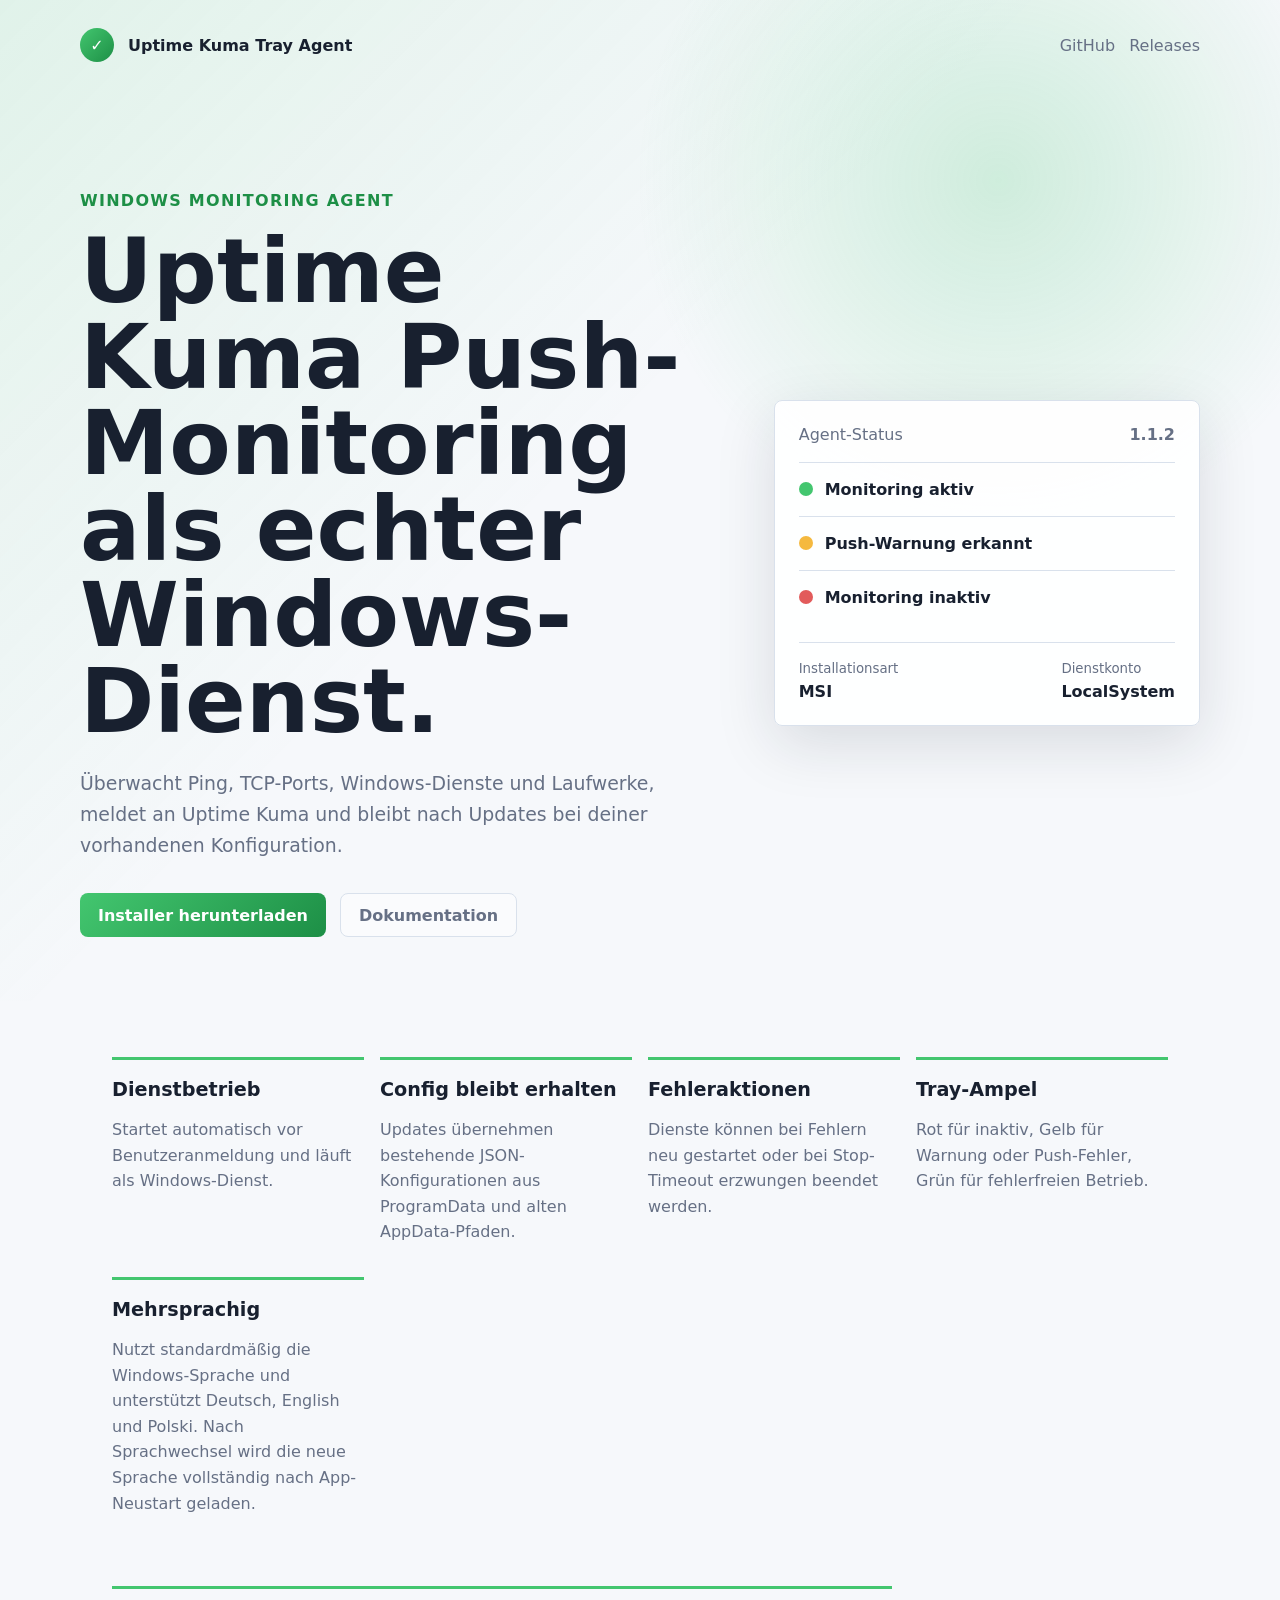
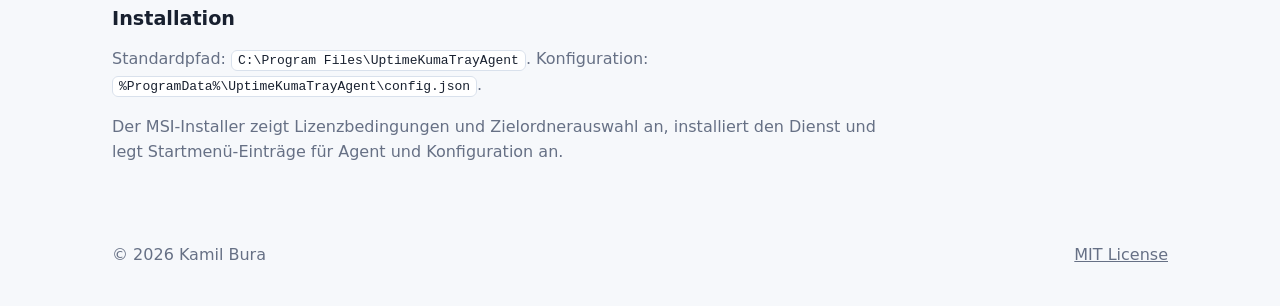
<file: docs/index.html>
<!doctype html>
<html lang="de">
<head>
  <meta charset="utf-8">
  <meta name="viewport" content="width=device-width, initial-scale=1">
  <title>Uptime Kuma Tray Agent</title>
  <meta name="description" content="Windows Agent für Uptime Kuma Push-Monitore mit Dienstbetrieb, Checks, Neustart-Aktionen und MSI-Installer.">
  <link rel="stylesheet" href="styles.css">
</head>
<body>
  <header class="hero">
    <nav class="nav">
      <div class="brand">
        <span class="brand-mark">✓</span>
        <span>Uptime Kuma Tray Agent</span>
      </div>
      <div class="links">
        <a href="https://github.com/yourShika/uptimekuma-agent">GitHub</a>
        <a href="https://github.com/yourShika/uptimekuma-agent/releases">Releases</a>
      </div>
    </nav>

    <section class="hero-grid">
      <div>
        <p class="eyebrow">Windows Monitoring Agent</p>
        <h1>Uptime Kuma Push-Monitoring als echter Windows-Dienst.</h1>
        <p class="lead">
          Überwacht Ping, TCP-Ports, Windows-Dienste und Laufwerke, meldet an Uptime Kuma
          und bleibt nach Updates bei deiner vorhandenen Konfiguration.
        </p>
        <div class="actions">
          <a class="primary" href="https://github.com/yourShika/uptimekuma-agent/releases/latest">Installer herunterladen</a>
          <a class="secondary" href="https://github.com/yourShika/uptimekuma-agent#readme">Dokumentation</a>
        </div>
      </div>

      <div class="status-panel" aria-label="Statusvorschau">
        <div class="panel-header">
          <span>Agent-Status</span>
          <strong>1.1.2</strong>
        </div>
        <div class="status ok"><span></span> Monitoring aktiv</div>
        <div class="status warn"><span></span> Push-Warnung erkannt</div>
        <div class="status down"><span></span> Monitoring inaktiv</div>
        <div class="metric-row">
          <div><small>Installationsart</small><strong>MSI</strong></div>
          <div><small>Dienstkonto</small><strong>LocalSystem</strong></div>
        </div>
      </div>
    </section>
  </header>

  <main>
    <section class="features">
      <article>
        <h2>Dienstbetrieb</h2>
        <p>Startet automatisch vor Benutzeranmeldung und läuft als Windows-Dienst.</p>
      </article>
      <article>
        <h2>Config bleibt erhalten</h2>
        <p>Updates übernehmen bestehende JSON-Konfigurationen aus ProgramData und alten AppData-Pfaden.</p>
      </article>
      <article>
        <h2>Fehleraktionen</h2>
        <p>Dienste können bei Fehlern neu gestartet oder bei Stop-Timeout erzwungen beendet werden.</p>
      </article>
      <article>
        <h2>Tray-Ampel</h2>
        <p>Rot für inaktiv, Gelb für Warnung oder Push-Fehler, Grün für fehlerfreien Betrieb.</p>
      </article>
      <article>
        <h2>Mehrsprachig</h2>
        <p>Nutzt standardmäßig die Windows-Sprache und unterstützt Deutsch, English und Polski. Nach Sprachwechsel wird die neue Sprache vollständig nach App-Neustart geladen.</p>
      </article>
    </section>

    <section class="install">
      <h2>Installation</h2>
      <p>
        Standardpfad: <code>C:\Program Files\UptimeKumaTrayAgent</code>.
        Konfiguration: <code>%ProgramData%\UptimeKumaTrayAgent\config.json</code>.
      </p>
      <p>
        Der MSI-Installer zeigt Lizenzbedingungen und Zielordnerauswahl an, installiert den Dienst
        und legt Startmenü-Einträge für Agent und Konfiguration an.
      </p>
    </section>
  </main>

  <footer>
    <span>© 2026 Kamil Bura</span>
    <a href="https://github.com/yourShika/uptimekuma-agent/blob/main/LICENSE">MIT License</a>
  </footer>
</body>
</html>
</file>
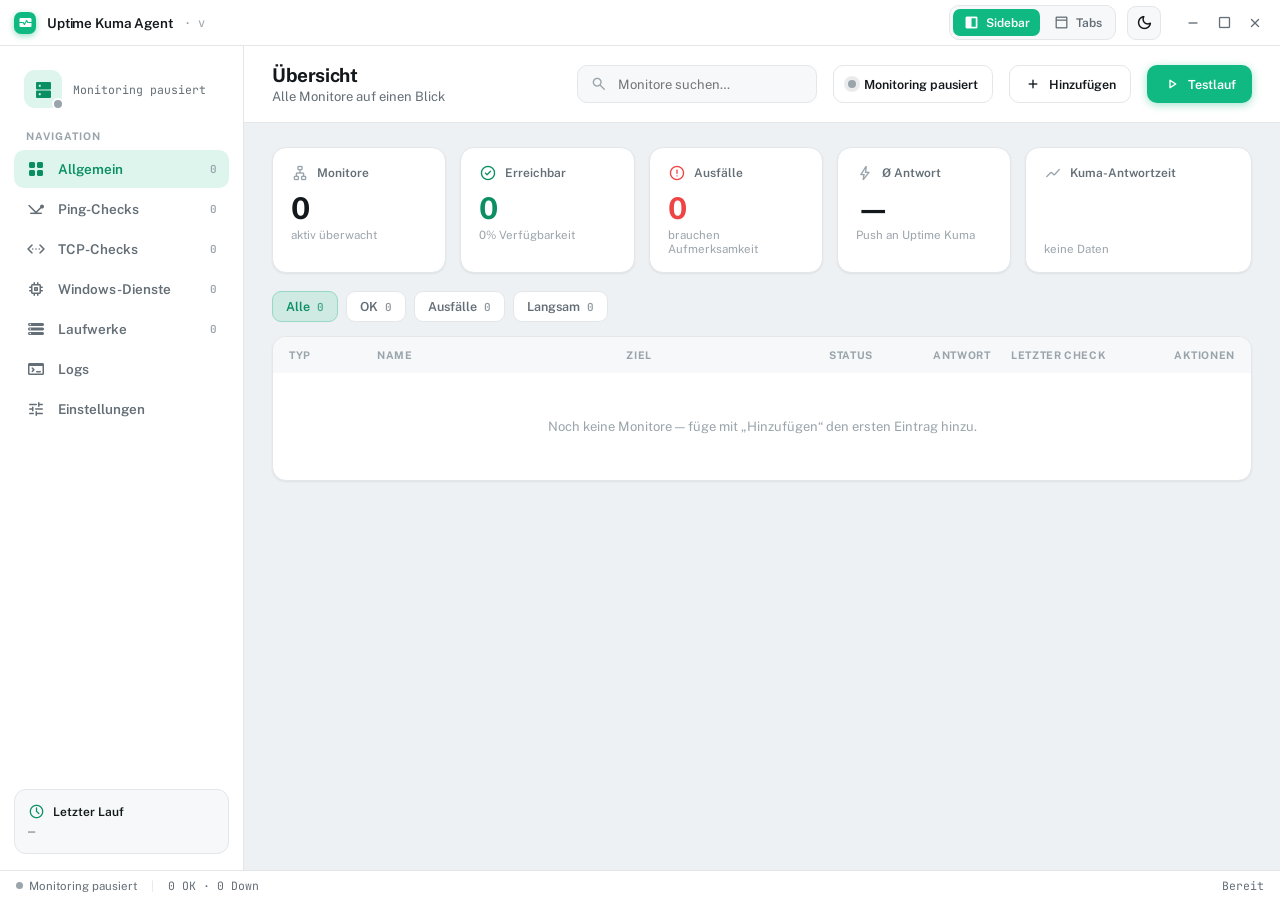
<file: src/Assets/UptimeKumaAgentDashboard.html>
<!DOCTYPE html>
<html><head>
<meta charset="utf-8">
<meta name="viewport" content="width=device-width, initial-scale=1">
<style>@font-face{font-family:'Material Symbols Rounded';font-style:normal;font-weight:400;src:url([data-uri]) format('woff2')}
@font-face{font-family:'Public Sans';font-style:normal;font-weight:100 900;font-display:swap;src:url([data-uri]) format('woff2');unicode-range:U+0000-00FF,U+0131,U+0152-0153,U+2000-206F,U+20AC,U+2122,U+2212}
@font-face{font-family:'Public Sans';font-style:normal;font-weight:100 900;font-display:swap;src:url([data-uri]) format('woff2');unicode-range:U+0100-02BA,U+1E00-1E9F,U+2020,U+2C60-2C7F,U+A720-A7FF}
@font-face{font-family:'JetBrains Mono';font-style:normal;font-weight:100 800;font-display:swap;src:url([data-uri]) format('woff2')}</style>
<style>
*{box-sizing:border-box}
html,body{margin:0;height:100%}
body{background:#0c0f12;font-family:'Public Sans',system-ui,sans-serif;-webkit-font-smoothing:antialiased;overflow:hidden;user-select:none}
:root{--bg:#eef1f3;--surface:#ffffff;--surface-2:#f6f8f9;--border:#e3e7ea;--text:#13181c;--muted:#646e76;--faint:#9aa4ab;--accent:#10b981;--accent-ink:#0a8f63;--accent-soft:#e6f6ef;--down:#ef4444;--warn:#f59e0b;--paused:#9aa4ab;--shadow:rgba(15,23,30,.07)}
[data-theme="dark"]{--bg:#0b0e11;--surface:#15191d;--surface-2:#1a2025;--border:#272e34;--text:#e6eaed;--muted:#9aa3aa;--faint:#5d666d;--accent-ink:#34d399;--accent-soft:#10271f;--down:#f87171;--warn:#fbbf24;--paused:#5d666d;--shadow:rgba(0,0,0,.5)}
.ms{font-family:'Material Symbols Rounded';font-weight:400;font-style:normal;line-height:1;letter-spacing:normal;text-transform:none;white-space:nowrap;-webkit-font-feature-settings:'liga';-webkit-font-smoothing:antialiased;display:inline-block}
::-webkit-scrollbar{width:11px;height:11px}
::-webkit-scrollbar-thumb{background:var(--border);border-radius:8px;border:3px solid transparent;background-clip:content-box}
::-webkit-scrollbar-thumb:hover{background:var(--faint);background-clip:content-box}
input,select,button,textarea{font-family:inherit}
input:focus,select:focus,textarea:focus{outline:none;border-color:var(--accent)!important;box-shadow:0 0 0 3px color-mix(in srgb,var(--accent) 22%,transparent)}
button{font:inherit}
.rz{position:fixed;z-index:9000}
.rz-t{top:0;left:8px;right:8px;height:5px;cursor:ns-resize}.rz-b{bottom:0;left:8px;right:8px;height:5px;cursor:ns-resize}
.rz-l{left:0;top:8px;bottom:8px;width:5px;cursor:ew-resize}.rz-r{right:0;top:8px;bottom:8px;width:5px;cursor:ew-resize}
.rz-tl{top:0;left:0;width:9px;height:9px;cursor:nwse-resize}.rz-tr{top:0;right:0;width:9px;height:9px;cursor:nesw-resize}
.rz-bl{bottom:0;left:0;width:9px;height:9px;cursor:nesw-resize}.rz-br{bottom:0;right:0;width:9px;height:9px;cursor:nwse-resize}
body.max .rz{display:none}
.winbtn{width:30px;height:30px;display:flex;align-items:center;justify-content:center;border-radius:7px;border:0;background:transparent;color:var(--muted);cursor:pointer;transition:background .16s ease,color .16s ease}
.winbtn:hover{background:var(--surface-2);color:var(--text)}
.winbtn.cl:hover{background:var(--down);color:#fff}
.rowact{display:flex;gap:4px;justify-content:flex-end;opacity:0;transform:translateX(4px);transition:opacity .18s ease,transform .18s ease}
.trow{transition:background .16s ease,opacity .16s ease}
.trow:hover .rowact{opacity:1;transform:translateX(0)}
.trow:hover{background:var(--surface-2)}
.iconbtn{width:28px;height:28px;display:flex;align-items:center;justify-content:center;border:1px solid var(--border);border-radius:8px;background:var(--surface);color:var(--muted);cursor:pointer;transition:color .16s ease,border-color .16s ease,background .16s ease,transform .1s ease}
.iconbtn:hover{color:var(--text);border-color:var(--faint)}
.iconbtn:active{transform:scale(.92)}
.iconbtn.dz:hover{color:var(--down);border-color:var(--down)}
.navbtn{transition:background .16s ease,color .16s ease,filter .16s ease}
.navbtn:hover{filter:brightness(1.04)}
.btnp,.btns{transition:filter .16s ease,transform .1s ease,box-shadow .16s ease}
.btnp:hover,.btns:hover{filter:brightness(1.05)}
.btnp:active,.btns:active{transform:translateY(1px)}
@keyframes ovIn{from{opacity:0}to{opacity:1}}
@keyframes modalIn{from{opacity:0;transform:translateY(10px) scale(.985)}to{opacity:1;transform:none}}
@keyframes fadeUp{from{opacity:0;transform:translateY(6px)}to{opacity:1;transform:none}}
#scroller.sect-change>*{animation:fadeUp .22s ease both}
.ov{position:fixed;inset:0;background:rgba(0,0,0,.5);display:none;align-items:center;justify-content:center;z-index:10000;padding:24px}
.ov.show{display:flex;animation:ovIn .18s ease}
.modal{background:var(--surface);border:1px solid var(--border);border-radius:16px;width:580px;max-width:100%;max-height:92vh;display:flex;flex-direction:column;box-shadow:0 24px 60px rgba(0,0,0,.4);animation:modalIn .2s cubic-bezier(.2,.8,.25,1)}
.modal .mh{display:flex;align-items:center;justify-content:space-between;padding:18px 22px;border-bottom:1px solid var(--border)}
.modal .mb{padding:18px 22px;overflow:auto}
.modal .mf{display:flex;justify-content:flex-end;gap:10px;padding:16px 22px;border-top:1px solid var(--border)}
.fld{display:flex;flex-direction:column;gap:6px;margin-bottom:13px}
.fld>span{font-size:10.5px;font-weight:700;letter-spacing:.04em;text-transform:uppercase;color:var(--faint)}
.fld input,.fld select,.fld textarea{height:38px;padding:0 12px;border:1px solid var(--border);border-radius:10px;background:var(--surface-2);color:var(--text);font-size:13px}
.fld textarea{height:auto;padding:9px 12px;min-height:54px;resize:vertical;font-family:inherit}
.fld.mono input{font-family:'JetBrains Mono',monospace;font-size:12.5px}
.g2{display:grid;grid-template-columns:1fr 1fr;gap:13px}
.hidden{display:none!important}
.tg{display:flex;align-items:center;justify-content:space-between;gap:12px;padding:11px 13px;border:1px solid var(--border);border-radius:11px;background:var(--surface-2);cursor:pointer;text-align:left;width:100%}
.tgk{width:38px;height:22px;border-radius:999px;position:relative;flex:0 0 auto;transition:background .15s}
.tgk>i{position:absolute;top:2px;width:18px;height:18px;border-radius:50%;background:#fff;box-shadow:0 1px 2px rgba(0,0,0,.35);transition:left .15s}
.btnp{display:flex;align-items:center;gap:7px;height:40px;padding:0 18px;border:0;border-radius:10px;background:var(--accent);color:#fff;cursor:pointer;font-size:13px;font-weight:600;box-shadow:0 2px 8px color-mix(in srgb,var(--accent) 40%,transparent)}
.btns{display:flex;align-items:center;gap:7px;height:40px;padding:0 16px;border:1px solid var(--border);border-radius:10px;background:var(--surface);color:var(--text);cursor:pointer;font-size:13px;font-weight:600}
#toast{position:fixed;bottom:42px;left:50%;transform:translateX(-50%) translateY(16px);background:var(--surface);border:1px solid var(--border);color:var(--text);padding:11px 18px;border-radius:11px;font-size:13px;font-weight:600;box-shadow:0 12px 40px rgba(0,0,0,.4);opacity:0;pointer-events:none;transition:all .22s;z-index:11000;display:flex;align-items:center;gap:9px}
#toast.show{opacity:1;transform:translateX(-50%) translateY(0)}
#toast.err{border-color:var(--down)}#toast.err .ms{color:var(--down)}#toast.ok .ms{color:var(--accent-ink)}
</style>
</head>
<body>
<div class="rz rz-t" data-edge="top"></div><div class="rz rz-b" data-edge="bottom"></div>
<div class="rz rz-l" data-edge="left"></div><div class="rz rz-r" data-edge="right"></div>
<div class="rz rz-tl" data-edge="topleft"></div><div class="rz rz-tr" data-edge="topright"></div>
<div class="rz rz-bl" data-edge="bottomleft"></div><div class="rz rz-br" data-edge="bottomright"></div>
<div id="root"></div>
<div id="toast"></div>
<script>const ICONS={"monitor_heart":"\ue000","side_navigation":"\ue001","toolbar":"\ue002","light_mode":"\ue003","dark_mode":"\ue004","remove":"\ue005","crop_square":"\ue006","close":"\ue007","dns":"\ue008","schedule":"\ue009","search":"\ue00a","play_arrow":"\ue00b","grid_view":"\ue00c","network_ping":"\ue00d","settings_ethernet":"\ue00e","memory":"\ue00f","terminal":"\ue010","tune":"\ue011","security":"\ue012","save":"\ue013","folder_open":"\ue014","lan":"\ue015","check_circle":"\ue016","error":"\ue017","bolt":"\ue018","show_chart":"\ue019","report":"\ue01a","add":"\ue01b","edit":"\ue01c","delete":"\ue01d","science":"\ue01e","refresh":"\ue01f","storage":"\ue020","hard_drive":"\ue021","expand_more":"\ue022","check":"\ue023","info":"\ue024","warning":"\ue025","sync":"\ue026","restart_alt":"\ue027","visibility":"\ue028","visibility_off":"\ue029","content_copy":"\ue02a","power_settings_new":"\ue02b","play_circle":"\ue02c","pause_circle":"\ue02d","system_update_alt":"\ue02e","download":"\ue02f","more_vert":"\ue030","do_not_disturb_on":"\ue031","open_in_new":"\ue032","tab":"\ue033","apps":"\ue034","arrow_back":"\ue035"};</script>
<script>
"use strict";
(function(){
const post=m=>{try{window.chrome&&window.chrome.webview&&window.chrome.webview.postMessage(m);}catch(e){}};
const cmd=(name,extra)=>post(Object.assign({type:"command",name:name},extra||{}));
const E=s=>String(s==null?"":s).replace(/[&<>"']/g,c=>({"&":"&amp;","<":"&lt;",">":"&gt;",'"':"&quot;","'":"&#39;"}[c]));
const ic=(n,sz,extra)=>`<span class="ms" style="font-size:${sz||18}px;${extra||""}">${ICONS[n]||""}</span>`;

let S={monitors:[],kpi:{},settings:{},watchdog:{},logs:[],spark:[]};
let ui={layout:localStorage.getItem("uk_layout")||"sidebar",section:localStorage.getItem("uk_section")||"allgemein",query:"",filter:"all"};
let svcCache=null;

const TYPES={ping:{label:"Ping",icon:"network_ping"},tcp:{label:"TCP",icon:"settings_ethernet"},service:{label:"Dienst",icon:"memory"},drive:{label:"Laufwerk",icon:"storage"}};
const NAV=[["allgemein","Allgemein","grid_view"],["ping","Ping-Checks","network_ping"],["tcp","TCP-Checks","settings_ethernet"],["service","Windows-Dienste","memory"],["drive","Laufwerke","storage"],["logs","Logs","terminal"],["settings","Einstellungen","tune"]];
const TITLES={allgemein:["Übersicht","Alle Monitore auf einen Blick"],ping:["Ping-Checks","Erreichbarkeit lokaler Hosts"],tcp:["TCP-Checks","Offene Ports & Endpunkte"],service:["Windows-Dienste","Status der überwachten Dienste"],drive:["Laufwerke","Speicherplatz & Verfügbarkeit"],logs:["Logs","Ereignisprotokoll des Agents"],settings:["Einstellungen","Globale Konfiguration & Watchdog"]};
const SECT={up:{txt:"OK",dot:"var(--accent)",soft:"color-mix(in srgb,var(--accent) 14%,transparent)",fg:"var(--accent-ink)"},down:{txt:"Down",dot:"var(--down)",soft:"color-mix(in srgb,var(--down) 14%,transparent)",fg:"var(--down)"},warning:{txt:"Langsam",dot:"var(--warn)",soft:"color-mix(in srgb,var(--warn) 16%,transparent)",fg:"var(--warn)"},unknown:{txt:"Unbekannt",dot:"var(--faint)",soft:"color-mix(in srgb,var(--faint) 14%,transparent)",fg:"var(--muted)"},disabled:{txt:"Aus",dot:"var(--paused)",soft:"color-mix(in srgb,var(--paused) 14%,transparent)",fg:"var(--muted)"}};

function theme(){return S.theme==="dark"?"dark":"light";}
function monActive(){return !!S.monitoringActive;}
function monDot(){return monActive()?"var(--accent)":"var(--paused)";}
function monLabel(){return monActive()?"Monitoring aktiv":"Monitoring pausiert";}

function sectionList(){
  const sec=ui.section;
  let list=S.monitors||[];
  if(sec==="ping")list=list.filter(m=>m.type==="ping");
  else if(sec==="tcp")list=list.filter(m=>m.type==="tcp");
  else if(sec==="service")list=list.filter(m=>m.type==="service");
  else if(sec==="drive")list=list.filter(m=>m.type==="drive");
  const q=ui.query.trim().toLowerCase();
  if(q)list=list.filter(m=>(m.name||"").toLowerCase().includes(q)||(m.target||"").toLowerCase().includes(q)||(m.lastError||"").toLowerCase().includes(q));
  if(sec==="allgemein"&&ui.filter!=="all")list=list.filter(m=>m.state===ui.filter);
  return list;
}

let lastSection=null;
function render(){
  document.documentElement.setAttribute("data-theme",theme());
  const root=document.getElementById("root");
  const sec=ui.section,k=S.kpi||{};
  // Preserve the scroll position across re-renders of the same section so live updates
  // (e.g. new log lines) don't yank the view back to the top.
  const prevScroller=document.getElementById("scroller");
  const prevScroll=prevScroller?prevScroller.scrollTop:0;
  const sectionChanged=lastSection!==sec;
  const accentSoft="color-mix(in srgb,var(--accent) 14%,transparent)";
  const navCount=t=>(S.monitors||[]).filter(m=>m.type===t).length;
  const counts={allgemein:(S.monitors||[]).length,ping:navCount("ping"),tcp:navCount("tcp"),service:navCount("service"),drive:navCount("drive"),logs:"",settings:""};

  // nav buttons
  const navBtns=(mode)=>NAV.map(([id,label,icon])=>{
    const a=id===sec,fill=a?1:0;
    if(mode==="side")return `<button class="navbtn" data-nav="${id}" style="display:flex;align-items:center;gap:12px;width:100%;padding:9px 12px;margin-bottom:2px;border:0;border-radius:10px;cursor:pointer;font-size:13.5px;font-weight:600;text-align:left;background:${a?'var(--accent-soft)':'transparent'};color:${a?'var(--accent-ink)':'var(--muted)'}">${ic(icon,20,"font-variation-settings:'FILL' "+fill)}<span style="flex:1">${label}</span><span style="font-size:11px;font-family:'JetBrains Mono',monospace;color:var(--faint)">${counts[id]}</span></button>`;
    return `<button class="navbtn" data-nav="${id}" style="display:flex;align-items:center;gap:8px;padding:14px 14px 12px;border:0;border-bottom:2px solid ${a?'var(--accent)':'transparent'};background:none;cursor:pointer;font-size:13.5px;font-weight:600;color:${a?'var(--text)':'var(--muted)'};white-space:nowrap">${ic(icon,19,"font-variation-settings:'FILL' "+fill)}${label}</button>`;
  }).join("");

  let body="";
  if(sec==="logs")body=renderLogs();
  else if(sec==="settings")body=renderSettings();
  else body=renderMonitors(sec,k);

  root.innerHTML=`
  <div style="--accent-soft:${accentSoft};position:fixed;inset:0;display:flex;flex-direction:column;background:var(--bg);color:var(--text);font-size:14px">
    <div id="titlebar" style="height:46px;flex:0 0 46px;display:flex;align-items:center;gap:11px;padding:0 10px 0 14px;background:var(--surface);border-bottom:1px solid var(--border);z-index:5">
      <span style="width:22px;height:22px;border-radius:7px;background:var(--accent);display:flex;align-items:center;justify-content:center;color:#fff;box-shadow:0 2px 6px color-mix(in srgb,var(--accent) 45%,transparent)">${ic("monitor_heart",15,"font-variation-settings:'FILL' 1")}</span>
      <span style="font-size:13.5px;font-weight:600;letter-spacing:-.01em">Uptime Kuma Agent</span>
      <span style="font-size:12px;color:var(--faint);font-family:'JetBrains Mono',monospace">${E(S.machineName||"")} · v${E(S.version||"")}</span>
      <div style="flex:1"></div>
      <div data-nodrag style="display:flex;gap:3px;background:var(--surface-2);border:1px solid var(--border);border-radius:10px;padding:3px">
        <button data-layout="sidebar" title="Sidebar-Layout" style="display:flex;align-items:center;gap:6px;border:0;border-radius:7px;padding:5px 10px;cursor:pointer;font-size:12px;font-weight:600;background:${ui.layout==='sidebar'?'var(--accent)':'transparent'};color:${ui.layout==='sidebar'?'#fff':'var(--muted)'}">${ic("side_navigation",17)}Sidebar</button>
        <button data-layout="topbar" title="Tab-Layout" style="display:flex;align-items:center;gap:6px;border:0;border-radius:7px;padding:5px 10px;cursor:pointer;font-size:12px;font-weight:600;background:${ui.layout==='topbar'?'var(--accent)':'transparent'};color:${ui.layout==='topbar'?'#fff':'var(--muted)'}">${ic("toolbar",17)}Tabs</button>
      </div>
      <button data-nodrag id="btnTheme" title="Light / Dark" style="width:34px;height:34px;display:flex;align-items:center;justify-content:center;border:1px solid var(--border);border-radius:9px;background:var(--surface-2);color:var(--text);cursor:pointer">${ic(theme()==='dark'?'light_mode':'dark_mode',19)}</button>
      <div data-nodrag style="display:flex;align-items:center;gap:1px;margin-left:6px">
        <button class="winbtn" id="btnMin" title="Minimieren">${ic("remove",18)}</button>
        <button class="winbtn" id="btnMax" title="Maximieren">${ic("crop_square",15)}</button>
        <button class="winbtn cl" id="btnClose" title="Schließen">${ic("close",18)}</button>
      </div>
    </div>

    <div style="flex:1;display:flex;min-height:0">
      ${ui.layout==='sidebar'?`<nav style="flex:0 0 244px;display:flex;flex-direction:column;background:var(--surface);border-right:1px solid var(--border);padding:16px 14px">
        <div style="display:flex;align-items:center;gap:11px;padding:8px 10px 16px">
          <span style="position:relative;width:38px;height:38px;border-radius:11px;background:var(--accent-soft);display:flex;align-items:center;justify-content:center;color:var(--accent-ink)">${ic("dns",21,"font-variation-settings:'FILL' 1")}<span style="position:absolute;right:-2px;bottom:-2px;width:12px;height:12px;border-radius:50%;background:${monDot()};border:2.5px solid var(--surface)"></span></span>
          <div style="min-width:0"><div style="font-size:13px;font-weight:700;line-height:1.2">${E(S.machineName||"")}</div><div style="font-size:11.5px;color:var(--muted);font-family:'JetBrains Mono',monospace">${monLabel()}</div></div>
        </div>
        <div style="font-size:10.5px;font-weight:700;letter-spacing:.09em;text-transform:uppercase;color:var(--faint);padding:6px 12px 8px">Navigation</div>
        ${navBtns("side")}
        <div style="flex:1"></div>
        <div style="border:1px solid var(--border);border-radius:12px;padding:13px;background:var(--surface-2)">
          <div style="display:flex;align-items:center;gap:8px;font-size:12px;font-weight:600;margin-bottom:4px">${ic("schedule",17,"color:var(--accent-ink)")}Letzter Lauf</div>
          <div style="font-family:'JetBrains Mono',monospace;font-size:12px;color:var(--muted)">${E(S.lastRun||"—")}</div>
        </div>
      </nav>`:""}

      <div style="flex:1;display:flex;flex-direction:column;min-width:0">
        ${ui.layout==='topbar'?`<div style="display:flex;align-items:center;gap:2px;padding:0 18px;background:var(--surface);border-bottom:1px solid var(--border);overflow-x:auto">${navBtns("top")}</div>`:""}
        <div style="display:flex;align-items:center;gap:16px;padding:18px 28px;background:var(--surface);border-bottom:1px solid var(--border)">
          <div style="min-width:0"><h1 style="margin:0;font-size:19px;font-weight:700;letter-spacing:-.02em">${E(TITLES[sec][0])}</h1><p style="margin:3px 0 0;font-size:13px;color:var(--muted)">${E(TITLES[sec][1])}</p></div>
          <div style="flex:1"></div>
          ${sec!=='logs'&&sec!=='settings'?`<div style="display:flex;align-items:center;gap:8px;width:240px;height:38px;padding:0 12px;border:1px solid var(--border);border-radius:10px;background:var(--surface-2)">${ic("search",18,"color:var(--faint)")}<input id="search" value="${E(ui.query)}" placeholder="Monitore suchen…" style="flex:1;border:0;background:none;color:var(--text);font-size:13px;min-width:0"></div>`:""}
          <button id="btnMon" style="display:flex;align-items:center;gap:8px;height:38px;padding:0 14px;border:1px solid var(--border);border-radius:10px;background:var(--surface);cursor:pointer;font-size:12.5px;font-weight:600;color:var(--text)"><span style="width:8px;height:8px;border-radius:50%;background:${monDot()};box-shadow:0 0 0 4px color-mix(in srgb,${monDot()} 22%,transparent)"></span>${monLabel()}</button>
          ${sec!=='logs'&&sec!=='settings'?`<button id="btnAdd" style="display:flex;align-items:center;gap:7px;height:38px;padding:0 14px;border:1px solid var(--border);border-radius:10px;background:var(--surface);color:var(--text);cursor:pointer;font-size:12.5px;font-weight:600">${ic("add",18)}Hinzufügen</button>`:""}
          <button id="btnTest" style="display:flex;align-items:center;gap:7px;height:38px;padding:0 16px;border:0;border-radius:10px;background:var(--accent);color:#fff;cursor:pointer;font-size:12.5px;font-weight:600;box-shadow:0 2px 8px color-mix(in srgb,var(--accent) 40%,transparent)">${ic("play_arrow",18)}Testlauf</button>
        </div>
        <div id="scroller" style="flex:1;overflow:auto;padding:24px 28px 40px">${body}</div>
      </div>
    </div>

    <div style="height:30px;flex:0 0 30px;display:flex;align-items:center;gap:14px;padding:0 16px;background:var(--surface);border-top:1px solid var(--border);font-size:11.5px;color:var(--muted)">
      <span style="display:flex;align-items:center;gap:6px"><span style="width:7px;height:7px;border-radius:50%;background:${monDot()}"></span>${monLabel()}</span>
      <span style="color:var(--border)">|</span>
      <span style="font-family:'JetBrains Mono',monospace">${k.up||0} OK · ${k.down||0} Down</span>
      <div style="flex:1"></div>
      <span style="font-family:'JetBrains Mono',monospace">${E(S.lastError?("Fehler: "+S.lastError):"Bereit")}</span>
    </div>
  </div>`;
  const sc=document.getElementById("scroller");
  if(sc){
    if(sectionChanged){sc.classList.add("sect-change");}
    else{sc.scrollTop=prevScroll;}
  }
  lastSection=sec;
  wire();
}

function renderMonitors(sec,k){
  let html="";
  if(sec==="allgemein"){
    const up=k.up||0,down=k.down||0,warn=k.warn||0;
    const spark=(S.spark&&S.spark.length?S.spark:[]).map(h=>`<span style="flex:1;height:${h}%;background:var(--accent);opacity:.85;border-radius:2px"></span>`).join("");
    html+=`<div style="display:grid;grid-template-columns:repeat(4,1fr) 1.3fr;gap:14px;margin-bottom:18px">
      ${kpiCard("lan","Monitore",k.total||0,"aktiv überwacht","var(--text)","var(--faint)")}
      ${kpiCard("check_circle","Erreichbar",up,(k.uptime||"0%")+" Verfügbarkeit","var(--accent-ink)","var(--accent-ink)")}
      ${kpiCard("error","Ausfälle",down,"brauchen Aufmerksamkeit","var(--down)","var(--down)")}
      ${kpiCard("bolt","Ø Antwort",(k.avg||"—"),"Push an Uptime Kuma","var(--text)","var(--faint)")}
      <div style="background:var(--surface);border:1px solid var(--border);border-radius:14px;padding:16px 18px;box-shadow:0 1px 2px var(--shadow);display:flex;flex-direction:column">
        <div style="display:flex;align-items:center;justify-content:space-between;font-size:12px;font-weight:600;color:var(--muted)"><span style="display:flex;align-items:center;gap:8px">${ic("show_chart",18,"color:var(--faint)")}Kuma-Antwortzeit</span></div>
        <div style="flex:1;display:flex;align-items:flex-end;gap:3px;margin-top:14px;min-height:48px">${spark||'<span style="color:var(--faint);font-size:11.5px">keine Daten</span>'}</div>
      </div></div>`;
    if(S.lastError){
      html+=`<div style="display:flex;align-items:flex-start;gap:12px;padding:14px 16px;margin-bottom:18px;border:1px solid color-mix(in srgb,var(--down) 35%,var(--border));border-radius:13px;background:color-mix(in srgb,var(--down) 9%,var(--surface))">
        ${ic("report",21,"color:var(--down);margin-top:1px")}
        <div style="flex:1"><div style="font-size:13px;font-weight:700">Letzter Fehler${S.lastErrorName?(" · "+E(S.lastErrorName)):""}</div><div style="font-size:12.5px;color:var(--muted);margin-top:2px;font-family:'JetBrains Mono',monospace">${E(S.lastError)}</div></div>
        <span style="font-size:11.5px;color:var(--faint);font-family:'JetBrains Mono',monospace">${E(S.lastErrorTime||"")}</span></div>`;
    }
    const fdefs=[["all","Alle",k.total||0],["up","OK",up],["down","Ausfälle",down],["warning","Langsam",warn]];
    html+=`<div style="display:flex;gap:8px;margin-bottom:14px">${fdefs.map(([id,label,c])=>{const a=ui.filter===id;return `<button data-filter="${id}" style="display:flex;align-items:center;gap:7px;padding:7px 13px;border:1px solid ${a?'color-mix(in srgb,var(--accent) 35%,var(--border))':'var(--border)'};border-radius:9px;background:${a?'var(--accent-soft)':'var(--surface)'};color:${a?'var(--accent-ink)':'var(--muted)'};cursor:pointer;font-size:12.5px;font-weight:600">${label}<span style="font-family:'JetBrains Mono',monospace;font-size:11px;opacity:.7">${c}</span></button>`;}).join("")}</div>`;
  }
  const list=sectionList();
  const cols="88px minmax(0,1.6fr) minmax(0,1.3fr) 104px 78px 108px 116px";
  const hc="overflow:hidden;text-overflow:ellipsis;white-space:nowrap";
  html+=`<div style="background:var(--surface);border:1px solid var(--border);border-radius:14px;box-shadow:0 1px 2px var(--shadow);overflow:hidden">
    <div style="display:grid;grid-template-columns:${cols};align-items:center;padding:12px 16px;background:var(--surface-2);font-size:10.5px;font-weight:700;letter-spacing:.06em;text-transform:uppercase;color:var(--faint)">
      <div style="${hc}">Typ</div><div style="${hc}">Name</div><div style="${hc}">Ziel</div><div style="${hc}">Status</div><div style="${hc}">Antwort</div><div style="${hc}">Letzter Check</div><div style="text-align:right;${hc}">Aktionen</div></div>
    ${list.map(m=>{const t=TYPES[m.type]||{label:m.type,icon:"lan"};const st=SECT[m.state]||SECT.unknown;
      const resp=m.responseMs!=null?(m.responseMs+" ms"):"—";
      const respColor=m.state==="down"?"var(--down)":m.state==="warning"?"var(--warn)":"var(--text)";
      return `<div class="trow" style="display:grid;grid-template-columns:${cols};align-items:center;padding:11px 16px;border-top:1px solid var(--border);font-size:13px${m.enabled?'':';opacity:.55'}">
        <div style="display:flex;align-items:center;gap:7px;color:var(--muted);font-size:12px;font-weight:500">${ic(t.icon,16,"color:var(--faint)")}${t.label}</div>
        <div style="font-weight:600;overflow:hidden;text-overflow:ellipsis;white-space:nowrap;padding-right:12px">${E(m.name)}</div>
        <div style="font-family:'JetBrains Mono',monospace;font-size:12px;color:var(--muted);overflow:hidden;text-overflow:ellipsis;white-space:nowrap;padding-right:12px">${E(m.target||"")}</div>
        <div><span style="display:inline-flex;align-items:center;gap:6px;padding:3px 9px 3px 8px;border-radius:999px;background:${st.soft};color:${st.fg};font-size:11.5px;font-weight:700"><span style="width:6px;height:6px;border-radius:50%;background:${st.dot}"></span>${st.txt}</span></div>
        <div style="font-family:'JetBrains Mono',monospace;font-size:12.5px;color:${respColor}">${resp}</div>
        <div style="font-family:'JetBrains Mono',monospace;font-size:12px;color:var(--muted);${hc}" title="Nächste: ${E(m.nextRun||'—')}">${E(m.lastRun||"—")}</div>
        <div class="rowact">
          <button class="iconbtn" data-act="test" data-id="${E(m.id)}" title="Testen">${ic("science",15)}</button>
          <button class="iconbtn" data-act="toggle" data-id="${E(m.id)}" title="${m.enabled?'Deaktivieren':'Aktivieren'}">${ic(m.enabled?"toggle_on":"toggle_off",16)}</button>
          <button class="iconbtn" data-act="edit" data-id="${E(m.id)}" title="Bearbeiten">${ic("edit",15)}</button>
          <button class="iconbtn dz" data-act="delete" data-id="${E(m.id)}" title="Löschen">${ic("delete",15)}</button>
        </div></div>`;}).join("")}
    ${list.length===0?`<div style="padding:46px;text-align:center;color:var(--faint);font-size:13px">${(S.monitors||[]).length?'Keine Monitore gefunden.':'Noch keine Monitore — füge mit „Hinzufügen“ den ersten Eintrag hinzu.'}</div>`:""}
  </div>`;
  return html;
}
function kpiCard(icon,label,val,sub,valColor,icColor){
  return `<div style="background:var(--surface);border:1px solid var(--border);border-radius:14px;padding:16px 18px;box-shadow:0 1px 2px var(--shadow)">
    <div style="display:flex;align-items:center;gap:8px;font-size:12px;font-weight:600;color:var(--muted)">${ic(icon,18,"color:"+icColor)}${label}</div>
    <div style="font-size:30px;font-weight:700;margin-top:8px;letter-spacing:-.02em;color:${valColor}">${E(val)}</div>
    <div style="font-size:11.5px;color:var(--faint);margin-top:2px">${E(sub)}</div></div>`;
}

function renderLogs(){
  const logs=S.logs||[];
  const lc={INFO:"var(--accent-ink)",WARN:"var(--warn)",WARNUNG:"var(--warn)",ERROR:"var(--down)",FEHLER:"var(--down)",DEBUG:"var(--faint)"};
  return `<div style="background:var(--surface);border:1px solid var(--border);border-radius:14px;box-shadow:0 1px 2px var(--shadow);overflow:hidden">
    <div style="display:flex;align-items:center;gap:10px;padding:12px 16px;background:var(--surface-2);border-bottom:1px solid var(--border)">${ic("terminal",18,"color:var(--faint)")}<span style="font-size:12.5px;font-weight:600">agent.log</span><span style="font-size:11.5px;color:var(--faint);font-family:'JetBrains Mono',monospace">Log-Level: ${E((S.settings&&S.settings.logLevel)||"Info")}</span><div style="flex:1"></div><button id="btnOpenLogs" style="display:flex;align-items:center;gap:6px;border:1px solid var(--border);border-radius:8px;background:var(--surface);color:var(--muted);padding:5px 10px;cursor:pointer;font-size:11.5px;font-weight:600">${ic("folder_open",15)}Ordner</button><span style="font-size:11.5px;color:var(--faint);margin-left:10px">${logs.length} Einträge</span></div>
    <div style="font-family:'JetBrains Mono',monospace;font-size:12.5px;max-height:none">
    ${logs.length?logs.map(l=>`<div style="display:flex;align-items:baseline;gap:14px;padding:9px 16px;border-top:1px solid var(--border)"><span style="color:var(--faint);flex:0 0 auto">${E(l.time)}</span><span style="flex:0 0 64px;font-weight:600;color:${lc[(l.level||"").toUpperCase()]||"var(--muted)"}">${E(l.level)}</span><span style="color:var(--text);line-height:1.5;word-break:break-word">${E(l.msg)}</span></div>`).join(""):'<div style="padding:40px;text-align:center;color:var(--faint)">Keine Logeinträge.</div>'}
    </div></div>`;
}

function renderSettings(){
  const g=S.settings||{},w=S.watchdog||{};
  const tgl=(label,on,key)=>`<button class="tg" data-set="${key}"><span style="font-size:12.5px;font-weight:500">${label}</span><span class="tgk" style="background:${on?'var(--accent)':'var(--border)'}"><i style="left:${on?'18px':'2px'}"></i></span></button>`;
  const inp=(label,key,val,mono)=>`<label class="fld${mono?' mono':''}"><span>${label}</span><input data-g="${key}" value="${E(val)}"></label>`;
  return `<div style="display:grid;grid-template-columns:1fr 1fr;gap:18px;align-items:start">
    <div style="background:var(--surface);border:1px solid var(--border);border-radius:14px;box-shadow:0 1px 2px var(--shadow);padding:20px 22px">
      <div style="display:flex;align-items:center;gap:9px;margin-bottom:18px">${ic("tune",20,"color:var(--accent-ink)")}<h2 style="margin:0;font-size:15px;font-weight:700">Globale Einstellungen</h2></div>
      <div class="g2" style="margin-bottom:16px">
        ${inp("Standard-Intervall (s)","defaultIntervalSeconds",g.defaultIntervalSeconds,1)}
        ${inp("HTTP-Timeout (ms)","httpTimeoutMs",g.httpTimeoutMs,1)}
        ${inp("TCP-Timeout (ms)","tcpTimeoutMs",g.tcpTimeoutMs,1)}
        ${inp("Ping-Timeout (ms)","pingTimeoutMs",g.pingTimeoutMs,1)}
        <label class="fld"><span>Log-Level</span><select data-g="logLevel">${["Info","Debug","Warnung","Fehler"].map(o=>`<option ${g.logLevel===o?"selected":""}>${o}</option>`).join("")}</select></label>
        <label class="fld"><span>Sprache</span><select data-g="language">${[["System","System"],["en","English"],["de","Deutsch"],["pl","Polski"]].map(([v,t])=>`<option value="${v}" ${g.language===v?"selected":""}>${t}</option>`).join("")}</select></label>
      </div>
      <div class="g2">
        ${tgl("Push-URLs maskieren",g.maskPushUrls,"maskPushUrls")}
        ${tgl("Autostart aktivieren",g.autostart,"autostart")}
        ${tgl("Start minimiert",g.startMinimized,"startMinimized")}
        ${tgl("Beim Schließen in Tray",g.minimizeToTrayOnClose,"minimizeToTrayOnClose")}
        ${tgl("Maschineninfos mitsenden",g.sendMachineInfo,"sendMachineInfo")}
        ${tgl("Monitoring automatisch starten",g.monitoringAutoStart,"monitoringAutoStart")}
      </div>
      <div style="display:flex;gap:10px;margin-top:20px">
        <button class="btnp" id="btnSaveSettings">${ic("save",18)}Speichern</button>
        <button class="btns" id="btnOpenConfig">${ic("folder_open",18)}Konfiguration öffnen</button>
        <button class="btns" id="btnUpdates">${ic("system_update_alt",18)}Updates</button>
      </div>
    </div>
    <div style="background:var(--surface);border:1px solid var(--border);border-radius:14px;box-shadow:0 1px 2px var(--shadow);padding:20px 22px">
      <div style="display:flex;align-items:center;gap:9px;margin-bottom:18px">${ic("security",20,"color:var(--accent-ink)")}<h2 style="margin:0;font-size:15px;font-weight:700">Watchdog</h2></div>
      <button class="tg" data-wd="enabled" style="margin-bottom:16px;padding:13px 14px"><span><span style="display:block;font-size:13px;font-weight:600">Watchdog aktiv</span><span style="display:block;font-size:11.5px;color:var(--muted);margin-top:1px">Push, falls der Agent stillsteht</span></span><span class="tgk" style="width:42px;height:24px;background:${w.enabled?'var(--accent)':'var(--border)'}"><i style="width:20px;height:20px;left:${w.enabled?'20px':'2px'}"></i></span></button>
      <label class="fld mono"><span>Watchdog-Push-URL</span><input data-w="pushUrl" value="${E(w.pushUrl||'')}" placeholder="https://kuma.local/api/push/…"></label>
      <div class="g2" style="margin-bottom:4px">
        <label class="fld mono"><span>Intervall (s)</span><input data-w="intervalSeconds" value="${E(w.intervalSeconds||60)}"></label>
        <label class="fld mono"><span>Max. ohne Erfolg (s)</span><input data-w="maxSecondsWithoutSuccessfulCheck" value="${E(w.maxSecondsWithoutSuccessfulCheck||300)}"></label>
      </div>
      <button class="tg" data-wd="sendMachineInfo"><span style="font-size:12.5px;font-weight:500">Maschineninfos mitsenden</span><span class="tgk" style="background:${w.sendMachineInfo?'var(--accent)':'var(--border)'}"><i style="left:${w.sendMachineInfo?'18px':'2px'}"></i></span></button>
      <div style="display:flex;gap:10px;margin-top:20px"><button class="btnp" id="btnSaveSettings2">${ic("save",18)}Speichern</button></div>
    </div>
  </div>`;
}

/* ---- interactions ---- */
function wire(){
  const root=document.getElementById("root");
  const tb=document.getElementById("titlebar");
  tb.addEventListener("mousedown",e=>{if(e.button!==0)return;if(e.target.closest("button,[data-nodrag]"))return;post({type:"window",action:"drag"});});
  tb.addEventListener("dblclick",e=>{if(e.target.closest("button,[data-nodrag]"))return;post({type:"window",action:"maximize"});});
  document.getElementById("btnMin").onclick=()=>post({type:"window",action:"minimize"});
  document.getElementById("btnMax").onclick=()=>post({type:"window",action:"maximize"});
  document.getElementById("btnClose").onclick=()=>post({type:"window",action:"close"});
  document.getElementById("btnTheme").onclick=()=>{S.theme=theme()==="dark"?"light":"dark";cmd("setTheme",{theme:S.theme});render();};
  root.querySelectorAll("[data-layout]").forEach(b=>b.onclick=()=>{ui.layout=b.dataset.layout;localStorage.setItem("uk_layout",ui.layout);render();});
  root.querySelectorAll("[data-nav]").forEach(b=>b.onclick=()=>{ui.section=b.dataset.nav;ui.query="";ui.filter="all";localStorage.setItem("uk_section",ui.section);render();});
  const mon=document.getElementById("btnMon");if(mon)mon.onclick=()=>cmd("toggleMonitoring");
  const test=document.getElementById("btnTest");if(test)test.onclick=()=>cmd("testAll");
  const add=document.getElementById("btnAdd");if(add)add.onclick=()=>openModal(null);
  const search=document.getElementById("search");if(search)search.oninput=e=>{ui.query=e.target.value;render();const s2=document.getElementById("search");if(s2){s2.focus();s2.setSelectionRange(s2.value.length,s2.value.length);}};
  root.querySelectorAll("[data-filter]").forEach(b=>b.onclick=()=>{ui.filter=b.dataset.filter;render();});
  root.querySelectorAll("[data-act]").forEach(b=>b.onclick=()=>{
    const id=b.dataset.id,m=(S.monitors||[]).find(x=>x.id===id);
    if(b.dataset.act==="test")cmd("testMonitor",{id});
    else if(b.dataset.act==="toggle")cmd("toggleMonitor",{id});
    else if(b.dataset.act==="edit"&&m)openModal(m);
    else if(b.dataset.act==="delete")cmd("deleteMonitor",{id});
  });
  // settings
  const ol=document.getElementById("btnOpenLogs");if(ol)ol.onclick=()=>cmd("openLogs");
  const oc=document.getElementById("btnOpenConfig");if(oc)oc.onclick=()=>cmd("openConfig");
  const up=document.getElementById("btnUpdates");if(up)up.onclick=()=>cmd("checkUpdates");
  root.querySelectorAll("[data-set]").forEach(b=>b.onclick=()=>{S.settings[b.dataset.set]=!S.settings[b.dataset.set];render();});
  root.querySelectorAll("[data-wd]").forEach(b=>b.onclick=()=>{S.watchdog[b.dataset.wd]=!S.watchdog[b.dataset.wd];render();});
  root.querySelectorAll("[data-g]").forEach(i=>i.onchange=()=>{S.settings[i.dataset.g]=i.value;});
  root.querySelectorAll("[data-w]").forEach(i=>i.onchange=()=>{S.watchdog[i.dataset.w]=i.value;});
  const ss=()=>{collectSettings();cmd("saveSettings",{settings:S.settings,watchdog:S.watchdog});toast("Einstellungen gespeichert","ok");};
  const s1=document.getElementById("btnSaveSettings");if(s1)s1.onclick=ss;
  const s2=document.getElementById("btnSaveSettings2");if(s2)s2.onclick=ss;
}
function collectSettings(){
  document.querySelectorAll("[data-g]").forEach(i=>{S.settings[i.dataset.g]=i.value;});
  document.querySelectorAll("[data-w]").forEach(i=>{S.watchdog[i.dataset.w]=i.value;});
}

/* ---- modal ---- */
const FT={ping:["host","timeout"],tcp:["host","port","timeout"],service:["serviceName","expectedStatus","restartIfStopped"],drive:["path","minPct","minGb","reconnect"]};
function field(id,label,val,opts){opts=opts||{};
  const types=opts.types?` data-mf="${opts.types}"`:"";
  if(opts.select)return `<label class="fld"${types}><span>${label}</span><select id="${id}">${opts.select.map(o=>`<option ${String(val)===String(o)?"selected":""}>${o}</option>`).join("")}</select></label>`;
  if(opts.check)return `<label class="tg"${types} style="margin-bottom:13px"><span style="font-size:12.5px;font-weight:500">${label}</span><span class="tgk" id="${id}_k" style="background:${val?'var(--accent)':'var(--border)'}"><i style="left:${val?'18px':'2px'}"></i></span><input type="checkbox" id="${id}" ${val?"checked":""} style="display:none"></label>`;
  if(opts.area)return `<label class="fld"${types}><span>${label}</span><textarea id="${id}" placeholder="${opts.ph||""}">${E(val||"")}</textarea></label>`;
  return `<label class="fld${opts.mono?' mono':''}"${types}><span>${label}</span><input id="${id}" type="${opts.num?'number':'text'}" value="${E(val==null?'':val)}" placeholder="${opts.ph||''}"></label>`;
}
function fillServicePicker(){
  const sel=document.getElementById("m_svcpick");
  if(!sel)return;
  if(!svcCache){sel.innerHTML='<option value="">— Installierte Dienste werden geladen… —</option>';return;}
  const inp=document.getElementById("m_serviceName");
  const cur=inp?inp.value:"";
  sel.innerHTML='<option value="">— Aus installierter Dienstliste wählen —</option>'+
    svcCache.map(s=>`<option value="${E(s.serviceName)}"${String(s.serviceName)===String(cur)?" selected":""}>${E(s.displayName||s.serviceName)} (${E(s.serviceName)})${s.status?" · "+E(s.status):""}</option>`).join("");
  sel.onchange=()=>{const i=document.getElementById("m_serviceName");if(i&&sel.value)i.value=sel.value;};
}
function openModal(m){
  const edit=!!m,t=edit?m.type:"ping";m=m||{};
  const html=`<div class="modal"><div class="mh"><div style="display:flex;align-items:center;gap:10px">${ic(edit?"edit":"add",20,"color:var(--accent-ink)")}<h2 style="margin:0;font-size:16px;font-weight:700">${edit?"Monitor bearbeiten":"Monitor hinzufügen"}</h2></div><button class="winbtn" id="mClose">${ic("close",18)}</button></div>
  <div class="mb">
    <div id="mErr" style="display:none;color:var(--down);font-size:12.5px;margin-bottom:12px;font-weight:600"></div>
    <input type="hidden" id="m_id" value="${E(m.id||"")}">
    ${edit?`<input type="hidden" id="m_type" value="${t}">`:field("m_type","Typ",t,{select:["ping","tcp","service","drive"]})}
    ${field("m_name","Name",m.name,{ph:"Anzeigename"})}
    ${field("m_host","Host / IP",m.host,{types:"ping tcp",mono:1,ph:"z. B. 192.168.1.1"})}
    ${field("m_port","Port",m.port||443,{types:"tcp",num:1,mono:1})}
    <div data-mf="service"><label class="fld"><span>Dienst aus Liste wählen</span><select id="m_svcpick"><option value="">— Installierte Dienste werden geladen… —</option></select></label>${field("m_serviceName","Dienstname",m.serviceName,{mono:1,ph:"z. B. Spooler"})}</div>
    ${field("m_expectedStatus","Erwarteter Status",m.expectedStatus||"Running",{types:"service",select:["Running","Stopped","Paused","StartPending","StopPending","ContinuePending","PausePending"]})}
    ${field("m_path","Pfad / Laufwerk",m.path,{types:"drive",mono:1,ph:"C:\\ oder \\\\server\\freigabe"})}
    <div data-mf="drive" class="g2">${field("m_minPct","Min. frei (%)",m.minimumFreePercent!=null?m.minimumFreePercent:10,{num:1,mono:1})}${field("m_minGb","Min. frei (GB)",m.minimumFreeGb!=null?m.minimumFreeGb:0,{num:1,mono:1})}</div>
    <div class="g2">${field("m_interval","Intervall (s)",m.intervalSeconds||(S.defaults&&S.defaults.intervalSeconds)||30,{num:1,mono:1})}${field("m_timeout","Timeout (ms)",m.timeoutMs||3000,{types:"ping tcp",num:1,mono:1})}</div>
    ${field("m_pushUrl","Push-URL (optional)",m.pushUrl,{mono:1,ph:"https://kuma.local/api/push/…"})}
    ${field("m_restartIfStopped","Dienst bei Stopp automatisch starten",!!m.restartIfStopped,{types:"service",check:1})}
    ${field("m_reconnect","Bei Nichterreichbarkeit neu verbinden",!!m.reconnectIfUnavailable,{types:"drive",check:1})}
    <details style="margin:6px 0 12px"><summary style="cursor:pointer;font-size:12.5px;font-weight:700;color:var(--muted)">Erweitert</summary><div style="margin-top:12px">
      ${field("m_restartServices","Dienste bei Fehler neu starten (Komma-getrennt)",(m.restartServicesOnFailure||[]).join(", "),{ph:"Dienst1, Dienst2"})}
      ${field("m_cooldown","Neustart-Cooldown (s)",m.restartServicesCooldownSeconds||300,{num:1,mono:1})}
      ${field("m_note","Notiz",m.note,{area:1,ph:"Interne Notiz…"})}
    </div></details>
    ${field("m_enabled","Aktiv",m.enabled!==false,{check:1})}
    ${field("m_sendMachineInfo","Maschineninfos mitsenden",m.sendMachineInfo!==false,{check:1})}
  </div>
  <div class="mf"><button class="btns" id="mCancel">Abbrechen</button><button class="btnp" id="mSave">${ic("save",18)}Speichern</button></div></div>`;
  const ov=document.createElement("div");ov.className="ov show";ov.id="overlay";ov.innerHTML=html;document.body.appendChild(ov);
  const syncT=()=>{const tp=(document.getElementById("m_type").value);ov.querySelectorAll("[data-mf]").forEach(el=>{el.classList.toggle("hidden",el.dataset.mf.split(" ").indexOf(tp)===-1);});if(tp==="service"){fillServicePicker();if(!svcCache)cmd("listServices");}};
  const tsel=document.getElementById("m_type");if(tsel&&tsel.tagName==="SELECT")tsel.onchange=syncT;syncT();
  ov.querySelectorAll(".tgk").forEach(k=>{const lab=k.closest("label");if(!lab)return;const cb=lab.querySelector('input[type=checkbox]');if(!cb)return;lab.style.cursor="pointer";lab.onclick=e=>{e.preventDefault();cb.checked=!cb.checked;k.style.background=cb.checked?"var(--accent)":"var(--border)";k.querySelector("i").style.left=cb.checked?"18px":"2px";};});
  const close=()=>ov.remove();
  document.getElementById("mClose").onclick=close;document.getElementById("mCancel").onclick=close;
  ov.addEventListener("mousedown",e=>{if(e.target===ov)close();});
  document.getElementById("mSave").onclick=()=>{
    const v=id=>{const el=document.getElementById(id);return el?el.value.trim():"";};
    const n=id=>{const x=parseFloat(v(id));return isNaN(x)?0:x;};
    const c=id=>{const el=document.getElementById(id);return!!(el&&el.checked);};
    const tp=document.getElementById("m_type").value;
    const err=msg=>{const e=document.getElementById("mErr");e.textContent=msg;e.style.display="block";};
    const mon={id:v("m_id")||null,type:tp,name:v("m_name"),intervalSeconds:Math.round(n("m_interval")),pushUrl:v("m_pushUrl"),note:v("m_note"),enabled:c("m_enabled"),sendMachineInfo:c("m_sendMachineInfo"),
      restartServicesOnFailure:v("m_restartServices").split(",").map(s=>s.trim()).filter(Boolean),restartServicesCooldownSeconds:Math.round(n("m_cooldown"))};
    if(tp==="ping"||tp==="tcp"){mon.host=v("m_host");mon.timeoutMs=Math.round(n("m_timeout"));if(!mon.host)return err("Bitte Host / IP angeben.");}
    if(tp==="tcp"){mon.port=Math.round(n("m_port"));if(mon.port<1||mon.port>65535)return err("Port 1–65535.");}
    if(tp==="service"){mon.serviceName=v("m_serviceName");mon.expectedStatus=v("m_expectedStatus");mon.restartIfStopped=c("m_restartIfStopped");if(!mon.serviceName)return err("Bitte Dienstnamen angeben.");}
    if(tp==="drive"){mon.path=v("m_path");mon.minimumFreePercent=Math.round(n("m_minPct"));mon.minimumFreeGb=n("m_minGb");mon.reconnectIfUnavailable=c("m_reconnect");if(!mon.path)return err("Bitte Pfad / Laufwerk angeben.");}
    if(!mon.name)mon.name=mon.host||mon.serviceName||mon.path||mon.type;
    cmd("saveMonitor",{monitor:mon});close();toast(mon.id?"Monitor aktualisiert":"Monitor hinzugefügt","ok");
  };
}

/* ---- toast ---- */
let tt=null;
function toast(msg,kind){const el=document.getElementById("toast");el.innerHTML=ic(kind==="err"?"error":"check_circle",17)+E(msg);el.className=(kind||"")+" show";clearTimeout(tt);tt=setTimeout(()=>el.className="",3000);}

/* ---- bridge ---- */
let lastSig=null;
window.agent={
  applyState:s=>{
    if(!s)return;
    // Skip re-rendering when the incoming state is byte-for-byte identical to what we
    // already show. The host pushes a full snapshot ~every 1.5s; without this guard the
    // table rebuilds constantly and flickers/"blinks" under the mouse.
    const sig=JSON.stringify(s);
    // Preserve in-progress edits while the user is on the settings tab or a modal is open.
    const keepSettings=ui.section==="settings"&&S.settings;
    const prevS=S.settings,prevW=S.watchdog;
    S=s;
    if(keepSettings){S.settings=prevS;S.watchdog=prevW;}
    document.body.classList.toggle("max",!!S.maximized);
    // Don't clobber an open modal or a focused input/select (search, settings fields).
    if(document.getElementById("overlay"))return;
    const a=document.activeElement;
    if(a&&/^(INPUT|SELECT|TEXTAREA)$/.test(a.tagName)&&document.getElementById("root").contains(a))return;
    if(sig===lastSig)return;
    lastSig=sig;
    render();
  },
  toast:(m,e)=>toast(m,e?"err":"ok"),
  services:list=>{svcCache=Array.isArray(list)?list:[];if(document.getElementById("m_svcpick"))fillServicePicker();}
};
document.addEventListener("keydown",e=>{if(e.key==="Escape"){const o=document.getElementById("overlay");if(o)o.remove();}});
document.querySelectorAll(".rz").forEach(rz=>rz.addEventListener("mousedown",e=>{if(e.button!==0)return;e.preventDefault();post({type:"window",action:"resize",edge:rz.dataset.edge});}));
render();
cmd("ready");
})();
</script>
</body></html>
</file>
<file: docs/styles.css>
:root {
  color-scheme: light dark;
  --bg: #f6f8fb;
  --surface: #ffffff;
  --text: #18202f;
  --muted: #667085;
  --line: #d9e1ec;
  --green: #43c66f;
  --green-dark: #1d8f46;
  --yellow: #f5b93f;
  --red: #e25b5b;
  --shadow: 0 18px 60px rgba(24, 32, 47, .13);
}

@media (prefers-color-scheme: dark) {
  :root {
    --bg: #111822;
    --surface: #182232;
    --text: #edf4ff;
    --muted: #9ca9ba;
    --line: #2b3748;
    --shadow: 0 18px 60px rgba(0, 0, 0, .35);
  }
}

* {
  box-sizing: border-box;
}

body {
  margin: 0;
  font-family: "Segoe UI", system-ui, -apple-system, BlinkMacSystemFont, sans-serif;
  background: var(--bg);
  color: var(--text);
}

a {
  color: inherit;
}

.hero {
  min-height: 92vh;
  padding: 28px clamp(20px, 6vw, 80px) 64px;
  background:
    radial-gradient(circle at 78% 18%, rgba(67, 198, 111, .22), transparent 28%),
    linear-gradient(135deg, rgba(67, 198, 111, .12), transparent 46%),
    var(--bg);
}

.nav,
.hero-grid,
main,
footer {
  width: min(1120px, 100%);
  margin: 0 auto;
}

.nav {
  display: flex;
  align-items: center;
  justify-content: space-between;
  gap: 24px;
}

.brand,
.links,
.actions {
  display: flex;
  align-items: center;
  gap: 14px;
}

.brand {
  font-weight: 700;
}

.brand-mark {
  display: grid;
  place-items: center;
  width: 34px;
  height: 34px;
  border-radius: 50%;
  color: white;
  background: linear-gradient(135deg, var(--green), var(--green-dark));
}

.links a,
.secondary {
  text-decoration: none;
  color: var(--muted);
}

.hero-grid {
  display: grid;
  grid-template-columns: minmax(0, 1.05fr) minmax(320px, .72fr);
  gap: clamp(32px, 6vw, 72px);
  align-items: center;
  padding-top: clamp(72px, 14vh, 138px);
}

.eyebrow {
  margin: 0 0 14px;
  color: var(--green-dark);
  font-weight: 700;
  text-transform: uppercase;
  letter-spacing: .08em;
}

h1 {
  margin: 0;
  max-width: 820px;
  font-size: clamp(2.6rem, 7vw, 5.6rem);
  line-height: .96;
  letter-spacing: 0;
}

.lead {
  max-width: 690px;
  margin: 24px 0 32px;
  color: var(--muted);
  font-size: 1.18rem;
  line-height: 1.65;
}

.primary,
.secondary {
  display: inline-flex;
  align-items: center;
  min-height: 44px;
  padding: 0 18px;
  border-radius: 8px;
  font-weight: 700;
}

.primary {
  color: white;
  text-decoration: none;
  background: linear-gradient(135deg, var(--green), var(--green-dark));
}

.secondary {
  border: 1px solid var(--line);
  background: rgba(255, 255, 255, .5);
}

.status-panel {
  padding: 24px;
  border: 1px solid var(--line);
  border-radius: 8px;
  background: color-mix(in srgb, var(--surface), transparent 5%);
  box-shadow: var(--shadow);
}

.panel-header,
.metric-row {
  display: flex;
  justify-content: space-between;
  gap: 16px;
}

.panel-header {
  margin-bottom: 18px;
  color: var(--muted);
}

.status {
  display: flex;
  align-items: center;
  gap: 12px;
  min-height: 54px;
  border-top: 1px solid var(--line);
  font-weight: 700;
}

.status span {
  width: 14px;
  height: 14px;
  border-radius: 50%;
}

.status.ok span {
  background: var(--green);
}

.status.warn span {
  background: var(--yellow);
}

.status.down span {
  background: var(--red);
}

.metric-row {
  margin-top: 18px;
  padding-top: 18px;
  border-top: 1px solid var(--line);
}

small {
  display: block;
  color: var(--muted);
  margin-bottom: 6px;
}

main {
  padding: 56px clamp(20px, 4vw, 32px) 40px;
}

.features {
  display: grid;
  grid-template-columns: repeat(4, minmax(0, 1fr));
  gap: 16px;
}

article,
.install {
  border-top: 3px solid var(--green);
  padding: 18px 0 0;
}

h2 {
  margin: 0 0 10px;
  font-size: 1.2rem;
}

p {
  color: var(--muted);
  line-height: 1.6;
}

.install {
  margin-top: 54px;
  max-width: 780px;
}

code {
  padding: 2px 6px;
  border: 1px solid var(--line);
  border-radius: 6px;
  background: var(--surface);
  color: var(--text);
}

footer {
  display: flex;
  justify-content: space-between;
  gap: 16px;
  padding: 24px clamp(20px, 4vw, 32px) 42px;
  color: var(--muted);
}

@media (max-width: 860px) {
  .hero-grid,
  .features {
    grid-template-columns: 1fr;
  }

  .links {
    display: none;
  }

  .actions {
    align-items: stretch;
    flex-direction: column;
  }
}
</file>
